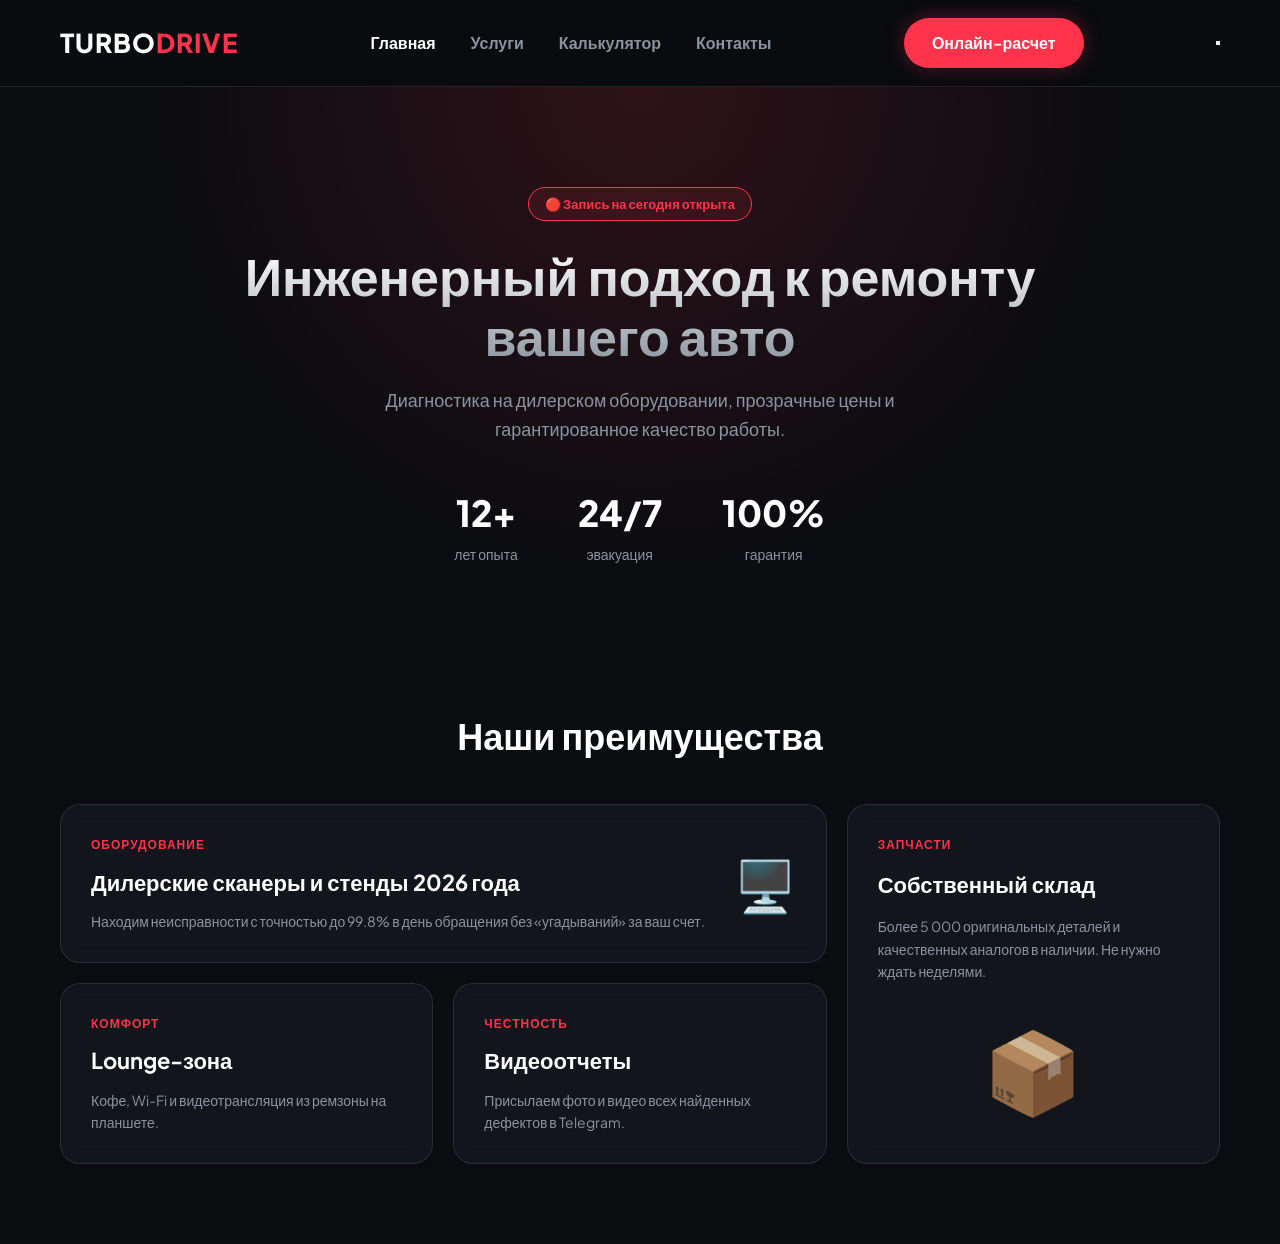
<file: index.html>
<!DOCTYPE html>
<html lang="ru">
<head>
  <meta charset="UTF-8">
  <meta name="viewport" content="width=device-width, initial-scale=1.0">
  <title>TurboDrive — Премиальный автотехцентр</title>
  <link rel="stylesheet" href="css/style.css">
</head>
<body class="dark-theme">

  <!-- Хедер -->
  <header class="header">
    <div class="container header__container">
      <a href="index.html" class="logo">TURBO<span>DRIVE</span></a>
      <nav class="nav" id="nav">
        <ul class="nav__list">
          <li><a href="index.html" class="nav__link nav__link--active">Главная</a></li>
          <li><a href="services.html" class="nav__link">Услуги</a></li>
          <li><a href="calculator.html" class="nav__link">Калькулятор</a></li>
          <li><a href="contacts.html" class="nav__link">Контакты</a></li>
        </ul>
      </nav>
      <a href="calculator.html" class="btn btn--neon header__btn">Онлайн-расчет</a>
      <button class="burger" id="burgerBtn">
        <span></span><span></span><span></span>
      </button>
    </div>
  </header>

  <main>
    <!-- Hero с фоновым видео/картинкой и неоном -->
    <section class="hero-dark">
      <div class="container hero-dark__container">
        <div class="hero-dark__badge">🔴 Запись на сегодня открыта</div>
        <h1 class="hero-dark__title">Инженерный подход к ремонту вашего авто</h1>
        <p class="hero-dark__subtitle">Диагностика на дилерском оборудовании, прозрачные цены и гарантированное качество работы.</p>
        
        <!-- Быстрая статистика -->
        <div class="hero-dark__stats">
          <div class="stat-item">
            <span class="stat-item__num">12+</span>
            <span class="stat-item__text">лет опыта</span>
          </div>
          <div class="stat-item">
            <span class="stat-item__num">24/7</span>
            <span class="stat-item__text">эвакуация</span>
          </div>
          <div class="stat-item">
            <span class="stat-item__num">100%</span>
            <span class="stat-item__text">гарантия</span>
          </div>
        </div>
      </div>
    </section>

    <!-- Bento Grid (Асимметричная современная сетка) -->
    <section class="bento-section">
      <div class="container">
        <h2 class="section-title section-title--dark">Наши преимущества</h2>
        
        <div class="bento-grid">
          <!-- Большой главный блок -->
          <div class="bento-card bento-card--large">
            <div class="bento-card__content">
              <span class="bento-card__tag">Оборудование</span>
              <h3>Дилерские сканеры и стенды 2026 года</h3>
              <p>Находим неисправности с точностью до 99.8% в день обращения без «угадываний» за ваш счет.</p>
            </div>
            <div class="bento-card__icon">🖥️</div>
          </div>

          <!-- Высокий блок -->
          <div class="bento-card bento-card--tall">
            <div class="bento-card__tag">Запчасти</div>
            <h3>Собственный склад</h3>
            <p>Более 5 000 оригинальных деталей и качественных аналогов в наличии. Не нужно ждать неделями.</p>
            <div class="bento-card__icon-huge">📦</div>
          </div>

          <!-- Маленький блок 1 -->
          <div class="bento-card">
            <div class="bento-card__tag">Комфорт</div>
            <h3>Lounge-зона</h3>
            <p>Кофе, Wi-Fi и видеотрансляция из ремзоны на планшете.</p>
          </div>

          <!-- Маленький блок 2 -->
          <div class="bento-card">
            <div class="bento-card__tag">Честность</div>
            <h3>Видеоотчеты</h3>
            <p>Присылаем фото и видео всех найденных дефектов в Telegram.</p>
          </div>
        </div>
      </div>
    </section>
  </main>

  <script src="js/script.js"></script>
</body>
</html>
</file>
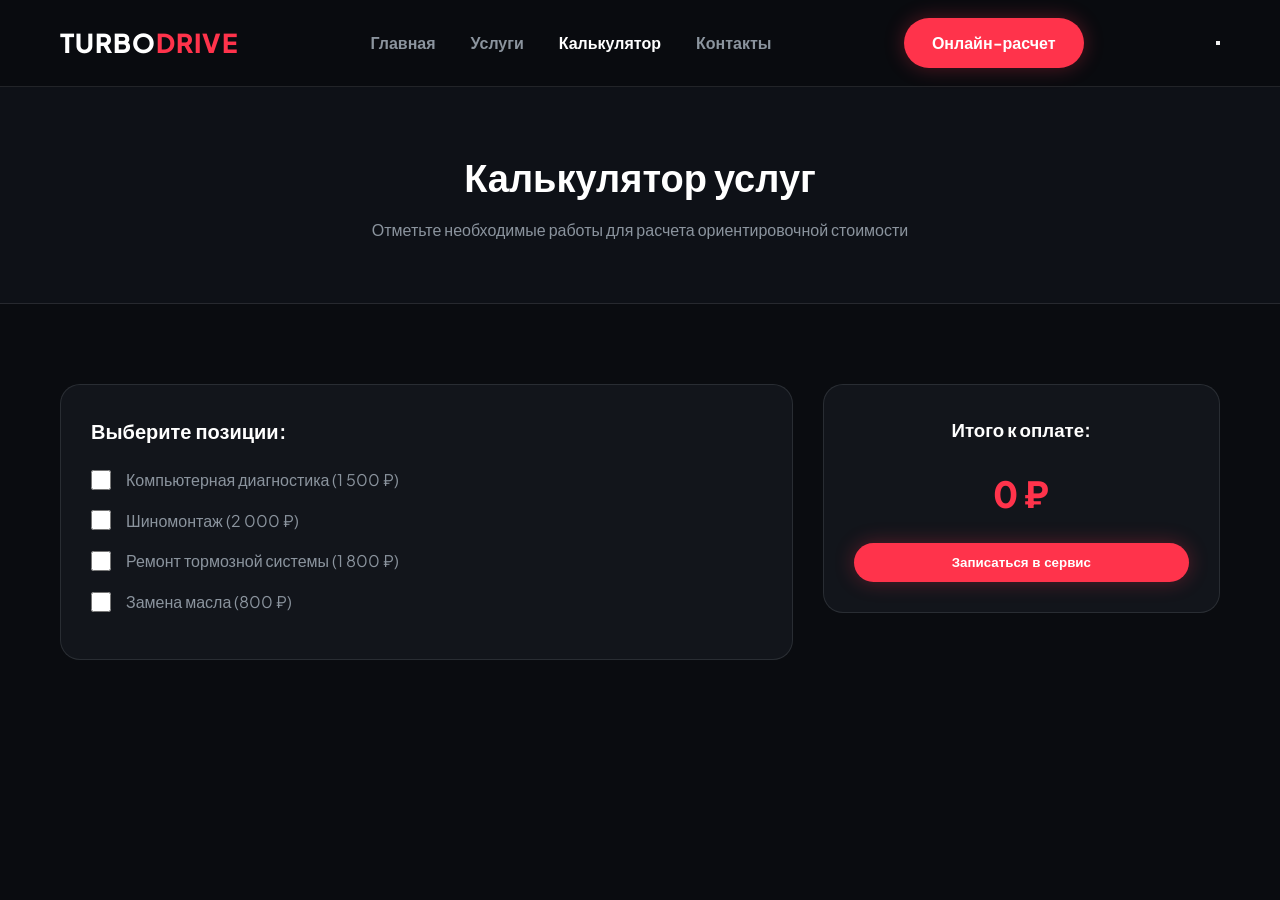
<file: calculator.html>
<!DOCTYPE html>
<html lang="ru">
<head>
  <meta charset="UTF-8">
  <meta name="viewport" content="width=device-width, initial-scale=1.0">
  <title>Калькулятор стоимости — TurboDrive</title>
  <link rel="stylesheet" href="css/style.css">
</head>
<body class="dark-theme">

  <header class="header">
    <div class="container header__container">
      <a href="index.html" class="logo">TURBO<span>DRIVE</span></a>
      <nav class="nav" id="nav">
        <ul class="nav__list">
          <li><a href="index.html" class="nav__link">Главная</a></li>
          <li><a href="services.html" class="nav__link">Услуги</a></li>
          <li><a href="calculator.html" class="nav__link nav__link--active">Калькулятор</a></li>
          <li><a href="contacts.html" class="nav__link">Контакты</a></li>
        </ul>
      </nav>
      <a href="calculator.html" class="btn btn--neon header__btn">Онлайн-расчет</a>
      <button class="burger" id="burgerBtn">
        <span></span><span></span><span></span>
      </button>
    </div>
  </header>

  <main>
    <section class="page-header">
      <div class="container">
        <h1 class="page-title">Калькулятор услуг</h1>
        <p class="page-subtitle">Отметьте необходимые работы для расчета ориентировочной стоимости</p>
      </div>
    </section>

    <section class="calc-section">
      <div class="container calc__container">
        <div class="calc__form">
          <h3>Выберите позиции:</h3>
          <label class="calc__label">
            <input type="checkbox" class="calc-checkbox" value="1500"> Компьютерная диагностика (1 500 ₽)
          </label>
          <label class="calc__label">
            <input type="checkbox" class="calc-checkbox" value="2000"> Шиномонтаж (2 000 ₽)
          </label>
          <label class="calc__label">
            <input type="checkbox" class="calc-checkbox" value="1800"> Ремонт тормозной системы (1 800 ₽)
          </label>
          <label class="calc__label">
            <input type="checkbox" class="calc-checkbox" value="800"> Замена масла (800 ₽)
          </label>
        </div>

        <div class="calc__result">
          <h3>Итого к оплате:</h3>
          <div class="calc__total" id="totalPrice">0 ₽</div>
          <button class="btn btn--neon" id="orderBtn" style="width: 100%;">Записаться в сервис</button>
        </div>
      </div>
    </section>
  </main>

  <script src="js/script.js"></script>
</body>
</html>
</file>
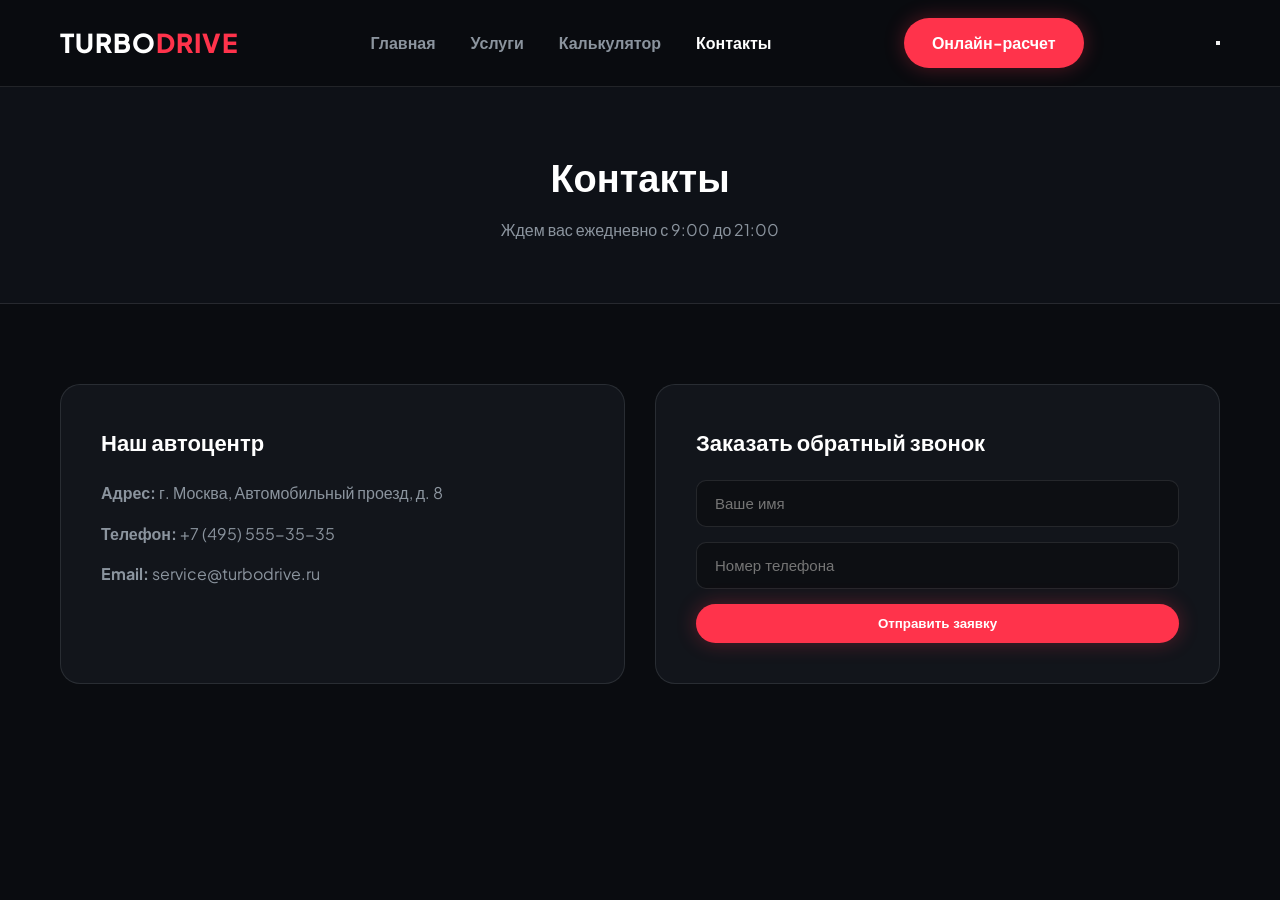
<file: contacts.html>
<!DOCTYPE html>
<html lang="ru">
<head>
  <meta charset="UTF-8">
  <meta name="viewport" content="width=device-width, initial-scale=1.0">
  <title>Контакты — TurboDrive</title>
  <link rel="stylesheet" href="css/style.css">
</head>
<body class="dark-theme">

  <header class="header">
    <div class="container header__container">
      <a href="index.html" class="logo">TURBO<span>DRIVE</span></a>
      <nav class="nav" id="nav">
        <ul class="nav__list">
          <li><a href="index.html" class="nav__link">Главная</a></li>
          <li><a href="services.html" class="nav__link">Услуги</a></li>
          <li><a href="calculator.html" class="nav__link">Калькулятор</a></li>
          <li><a href="contacts.html" class="nav__link nav__link--active">Контакты</a></li>
        </ul>
      </nav>
      <a href="calculator.html" class="btn btn--neon header__btn">Онлайн-расчет</a>
      <button class="burger" id="burgerBtn">
        <span></span><span></span><span></span>
      </button>
    </div>
  </header>

  <main>
    <section class="page-header">
      <div class="container">
        <h1 class="page-title">Контакты</h1>
        <p class="page-subtitle">Ждем вас ежедневно с 9:00 до 21:00</p>
      </div>
    </section>

    <section class="contacts-section">
      <div class="container contacts__container">
        <div class="contacts__info">
          <h3>Наш автоцентр</h3>
          <p><strong>Адрес:</strong> г. Москва, Автомобильный проезд, д. 8</p>
          <p><strong>Телефон:</strong> +7 (495) 555-35-35</p>
          <p><strong>Email:</strong> service@turbodrive.ru</p>
        </div>
        
        <div class="contacts__form-card">
          <h3>Заказать обратный звонок</h3>
          <form class="form" id="contactForm">
            <input type="text" class="form__input" placeholder="Ваше имя" required>
            <input type="tel" class="form__input" placeholder="Номер телефона" required>
            <button type="submit" class="btn btn--neon" style="width: 100%;">Отправить заявку</button>
          </form>
        </div>
      </div>
    </section>
  </main>

  <script src="js/script.js"></script>
</body>
</html>
</file>
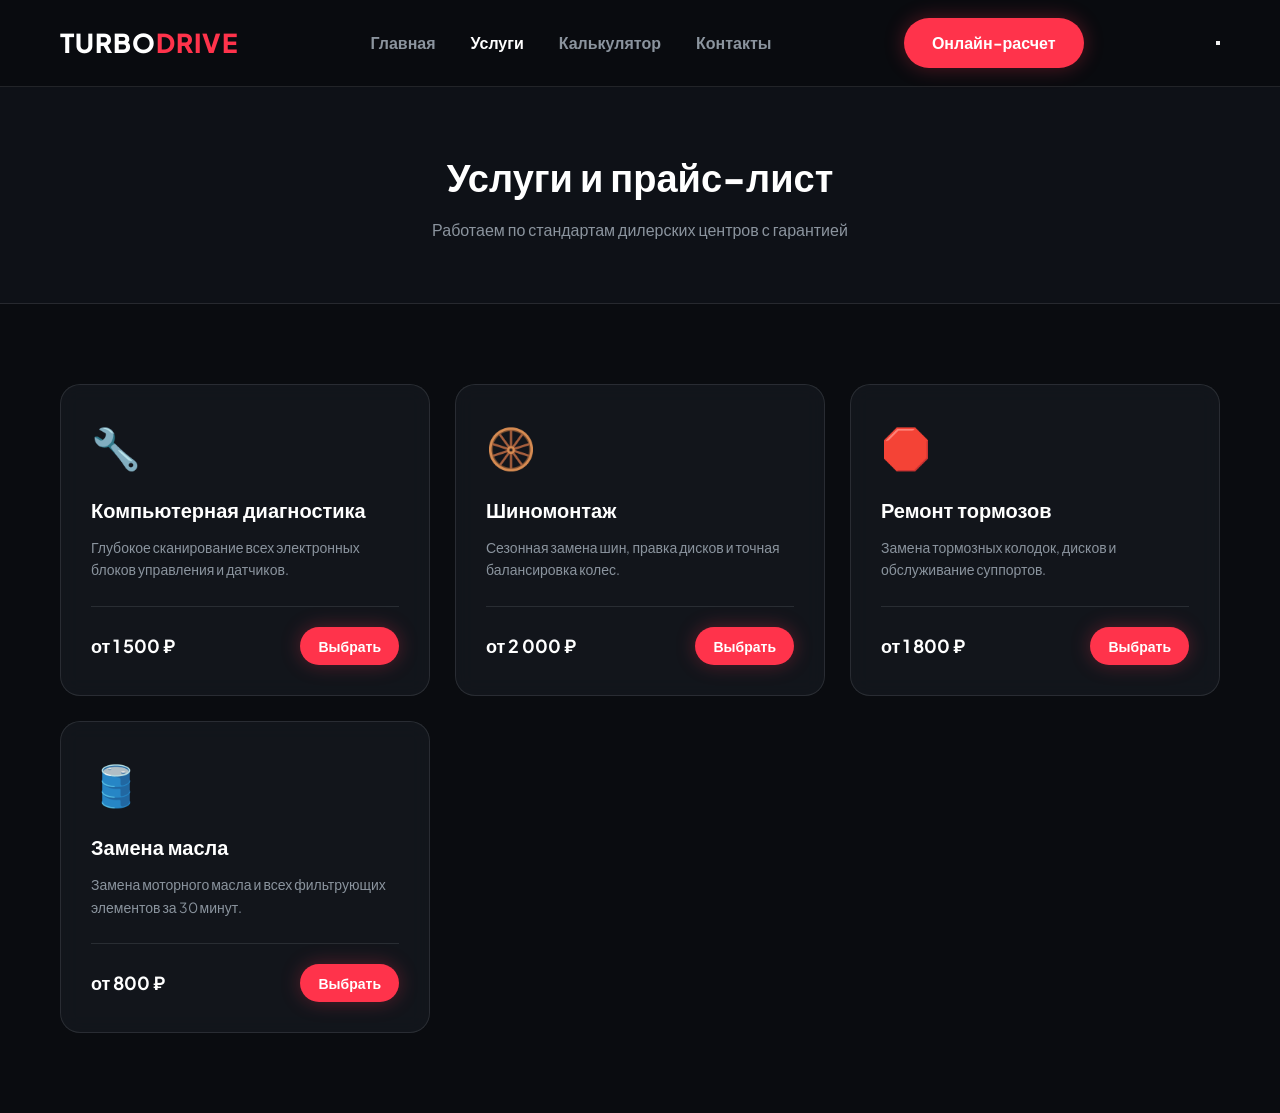
<file: services.html>
<!DOCTYPE html>
<html lang="ru">
<head>
  <meta charset="UTF-8">
  <meta name="viewport" content="width=device-width, initial-scale=1.0">
  <title>Услуги и цены — TurboDrive</title>
  <link rel="stylesheet" href="css/style.css">
</head>
<body class="dark-theme">

  <header class="header">
    <div class="container header__container">
      <a href="index.html" class="logo">TURBO<span>DRIVE</span></a>
      <nav class="nav" id="nav">
        <ul class="nav__list">
          <li><a href="index.html" class="nav__link">Главная</a></li>
          <li><a href="services.html" class="nav__link nav__link--active">Услуги</a></li>
          <li><a href="calculator.html" class="nav__link">Калькулятор</a></li>
          <li><a href="contacts.html" class="nav__link">Контакты</a></li>
        </ul>
      </nav>
      <a href="calculator.html" class="btn btn--neon header__btn">Онлайн-расчет</a>
      <button class="burger" id="burgerBtn">
        <span></span><span></span><span></span>
      </button>
    </div>
  </header>

  <main>
    <section class="page-header">
      <div class="container">
        <h1 class="page-title">Услуги и прайс-лист</h1>
        <p class="page-subtitle">Работаем по стандартам дилерских центров с гарантией</p>
      </div>
    </section>

    <!-- Сетка услуг -->
    <section class="services-section">
      <div class="container">
        <div class="services__grid">
          
          <div class="service-card">
            <div class="service-card__icon">🔧</div>
            <h3>Компьютерная диагностика</h3>
            <p>Глубокое сканирование всех электронных блоков управления и датчиков.</p>
            <div class="service-card__footer">
              <span class="service-price">от 1 500 ₽</span>
              <a href="calculator.html" class="btn btn--neon" style="padding: 8px 18px; font-size: 14px;">Выбрать</a>
            </div>
          </div>

          <div class="service-card">
            <div class="service-card__icon">🛞</div>
            <h3>Шиномонтаж</h3>
            <p>Сезонная замена шин, правка дисков и точная балансировка колес.</p>
            <div class="service-card__footer">
              <span class="service-price">от 2 000 ₽</span>
              <a href="calculator.html" class="btn btn--neon" style="padding: 8px 18px; font-size: 14px;">Выбрать</a>
            </div>
          </div>

          <div class="service-card">
            <div class="service-card__icon">🛑</div>
            <h3>Ремонт тормозов</h3>
            <p>Замена тормозных колодок, дисков и обслуживание суппортов.</p>
            <div class="service-card__footer">
              <span class="service-price">от 1 800 ₽</span>
              <a href="calculator.html" class="btn btn--neon" style="padding: 8px 18px; font-size: 14px;">Выбрать</a>
            </div>
          </div>

          <div class="service-card">
            <div class="service-card__icon">🛢️</div>
            <h3>Замена масла</h3>
            <p class="p-desc">Замена моторного масла и всех фильтрующих элементов за 30 минут.</p>
            <div class="service-card__footer">
              <span class="service-price">от 800 ₽</span>
              <a href="calculator.html" class="btn btn--neon" style="padding: 8px 18px; font-size: 14px;">Выбрать</a>
            </div>
          </div>

        </div>
      </div>
    </section>
  </main>

  <script src="js/script.js"></script>
</body>
</html>
</file>
<file: css/style.css>
@import url('https://fonts.googleapis.com/css2?family=Plus+Jakarta+Sans:wght@400;600;700;800&display=swap');

:root {
  --bg-main: #0a0c10;
  --bg-card: rgba(22, 27, 34, 0.7);
  --border-card: rgba(255, 255, 255, 0.1);
  --neon-red: #ff334b;
  --neon-glow: rgba(255, 51, 75, 0.3);
  --text-white: #ffffff;
  --text-muted: #8b949e;
  --transition: all 0.3s cubic-bezier(0.4, 0, 0.2, 1);
}

* { margin: 0; padding: 0; box-sizing: border-box; }
body.dark-theme {
  font-family: 'Plus Jakarta Sans', sans-serif;
  background-color: var(--bg-main);
  color: var(--text-white);
  line-height: 1.6;
}

.container { max-width: 1200px; margin: 0 auto; padding: 0 20px; }

/* Кнопка с неоновым свечением */
.btn--neon {
  background: var(--neon-red);
  color: var(--text-white);
  padding: 12px 28px;
  border-radius: 50px;
  font-weight: 700;
  text-decoration: none;
  box-shadow: 0 0 20px var(--neon-glow);
  transition: var(--transition);
  display: inline-block;
  border: none;
}

.btn--neon:hover {
  transform: translateY(-2px);
  box-shadow: 0 0 35px rgba(255, 51, 75, 0.6);
}

/* Тёмная прозрачная шапка */
.header {
  position: sticky;
  top: 0;
  background: rgba(10, 12, 16, 0.85);
  backdrop-filter: blur(12px);
  border-bottom: 1px solid var(--border-card);
  z-index: 100;
  padding: 18px 0;
}

.header__container { display: flex; align-items: center; justify-content: space-between; }

.logo {
  font-size: 26px;
  font-weight: 800;
  color: var(--text-white);
  text-decoration: none;
  letter-spacing: 1px;
}
.logo span { color: var(--neon-red); }

.nav__list { display: flex; list-style: none; gap: 35px; }
.nav__link {
  color: var(--text-muted);
  text-decoration: none;
  font-weight: 600;
  transition: var(--transition);
}
.nav__link:hover, .nav__link--active { color: var(--text-white); }

/* Hero-секция */
.hero-dark {
  padding: 100px 0 60px;
  text-align: center;
  background: radial-gradient(circle at top, rgba(255, 51, 75, 0.15) 0%, transparent 60%);
}

.hero-dark__badge {
  display: inline-block;
  padding: 6px 16px;
  background: rgba(255, 51, 75, 0.1);
  border: 1px solid var(--neon-red);
  color: var(--neon-red);
  border-radius: 30px;
  font-size: 13px;
  font-weight: 700;
  margin-bottom: 25px;
}

.hero-dark__title {
  font-size: 52px;
  font-weight: 800;
  line-height: 1.15;
  max-width: 850px;
  margin: 0 auto 20px;
  background: linear-gradient(180deg, #FFFFFF 0%, #8B949E 100%);
  background-clip: text;
  -webkit-background-clip: text;
  -webkit-text-fill-color: transparent;
}

.hero-dark__subtitle {
  color: var(--text-muted);
  font-size: 18px;
  max-width: 600px;
  margin: 0 auto 40px;
}

.hero-dark__stats {
  display: flex;
  justify-content: center;
  gap: 60px;
  margin-top: 40px;
}

.stat-item__num {
  display: block;
  font-size: 36px;
  font-weight: 800;
  color: var(--text-white);
}

.stat-item__text {
  color: var(--text-muted);
  font-size: 14px;
}

/* Bento Grid */
.bento-section { padding: 80px 0; }
.section-title--dark {
  font-size: 36px;
  margin-bottom: 40px;
  text-align: center;
}

.bento-grid {
  display: grid;
  grid-template-columns: repeat(3, 1fr);
  gap: 20px;
}

.bento-card {
  background: var(--bg-card);
  border: 1px solid var(--border-card);
  border-radius: 20px;
  padding: 30px;
  position: relative;
  overflow: hidden;
  backdrop-filter: blur(10px);
  transition: var(--transition);
}

.bento-card:hover {
  border-color: rgba(255, 255, 255, 0.3);
  transform: translateY(-4px);
}

.bento-card--large {
  grid-column: span 2;
  display: flex;
  justify-content: space-between;
  align-items: center;
}

.bento-card--tall {
  grid-row: span 2;
  display: flex;
  flex-direction: column;
  justify-content: space-between;
}

.bento-card__tag {
  color: var(--neon-red);
  font-size: 12px;
  font-weight: 700;
  text-transform: uppercase;
  letter-spacing: 1px;
  margin-bottom: 10px;
  display: block;
}

.bento-card h3 {
  font-size: 22px;
  margin-bottom: 10px;
}

.bento-card p {
  color: var(--text-muted);
  font-size: 14px;
}

.bento-card__icon { font-size: 50px; }
.bento-card__icon-huge { font-size: 80px; text-align: center; opacity: 0.8; margin-top: 20px; }

/* Адаптив */
@media (max-width: 900px) {
  .bento-grid { grid-template-columns: 1fr; }
  .bento-card--large { grid-column: span 1; flex-direction: column; align-items: flex-start; }
  .bento-card--tall { grid-row: span 1; }
  .hero-dark__title { font-size: 34px; }
  .hero-dark__stats { gap: 20px; }
}
/* Общие стили шапок внутренних страниц */
.page-header {
  padding: 60px 0;
  text-align: center;
  background: rgba(22, 27, 34, 0.4);
  border-bottom: 1px solid var(--border-card);
}
.page-title { font-size: 38px; font-weight: 800; margin-bottom: 10px; }
.page-subtitle { color: var(--text-muted); }

/* Сетка услуг */
.services-section { padding: 80px 0; }
.services__grid {
  display: grid;
  grid-template-columns: repeat(auto-fit, minmax(280px, 1fr));
  gap: 25px;
}
.service-card {
  background: var(--bg-card);
  border: 1px solid var(--border-card);
  border-radius: 20px;
  padding: 30px;
  display: flex;
  flex-direction: column;
  backdrop-filter: blur(10px);
  transition: var(--transition);
}
.service-card:hover { border-color: rgba(255, 51, 75, 0.5); transform: translateY(-4px); }
.service-card__icon { font-size: 40px; margin-bottom: 15px; }
.service-card h3 { font-size: 20px; margin-bottom: 10px; }
.service-card p { color: var(--text-muted); font-size: 14px; margin-bottom: 25px; flex-grow: 1; }
.service-card__footer {
  display: flex;
  align-items: center;
  justify-content: space-between;
  border-top: 1px solid var(--border-card);
  padding-top: 20px;
}
.service-price { font-size: 18px; font-weight: 700; color: var(--text-white); }

/* Калькулятор */
.calc-section { padding: 80px 0; }
.calc__container { display: flex; gap: 30px; }
.calc__form {
  flex: 2;
  background: var(--bg-card);
  border: 1px solid var(--border-card);
  border-radius: 20px;
  padding: 30px;
}
.calc__form h3 { margin-bottom: 20px; font-size: 20px; }
.calc__label {
  display: flex;
  align-items: center;
  gap: 15px;
  margin-bottom: 15px;
  font-size: 16px;
  cursor: pointer;
  color: var(--text-muted);
}
.calc-checkbox { width: 20px; height: 20px; accent-color: var(--neon-red); cursor: pointer; }
.calc__result {
  flex: 1;
  background: var(--bg-card);
  border: 1px solid var(--border-card);
  border-radius: 20px;
  padding: 30px;
  height: fit-content;
  text-align: center;
}
.calc__total { font-size: 36px; font-weight: 800; color: var(--neon-red); margin: 20px 0; }

/* Контакты */
.contacts-section { padding: 80px 0; }
.contacts__container { display: flex; gap: 30px; }
.contacts__info, .contacts__form-card {
  flex: 1;
  background: var(--bg-card);
  border: 1px solid var(--border-card);
  border-radius: 20px;
  padding: 40px;
}
.contacts__info h3, .contacts__form-card h3 { margin-bottom: 20px; font-size: 22px; }
.contacts__info p { margin-bottom: 15px; color: var(--text-muted); }
.form { display: flex; flex-direction: column; gap: 15px; }
.form__input {
  background: rgba(10, 12, 16, 0.6);
  border: 1px solid var(--border-card);
  border-radius: 10px;
  padding: 14px 18px;
  color: var(--text-white);
  font-size: 15px;
  outline: none;
  transition: var(--transition);
}
.form__input:focus { border-color: var(--neon-red); }

@media (max-width: 768px) {
  .calc__container, .contacts__container { flex-direction: column; }
}
</file>
